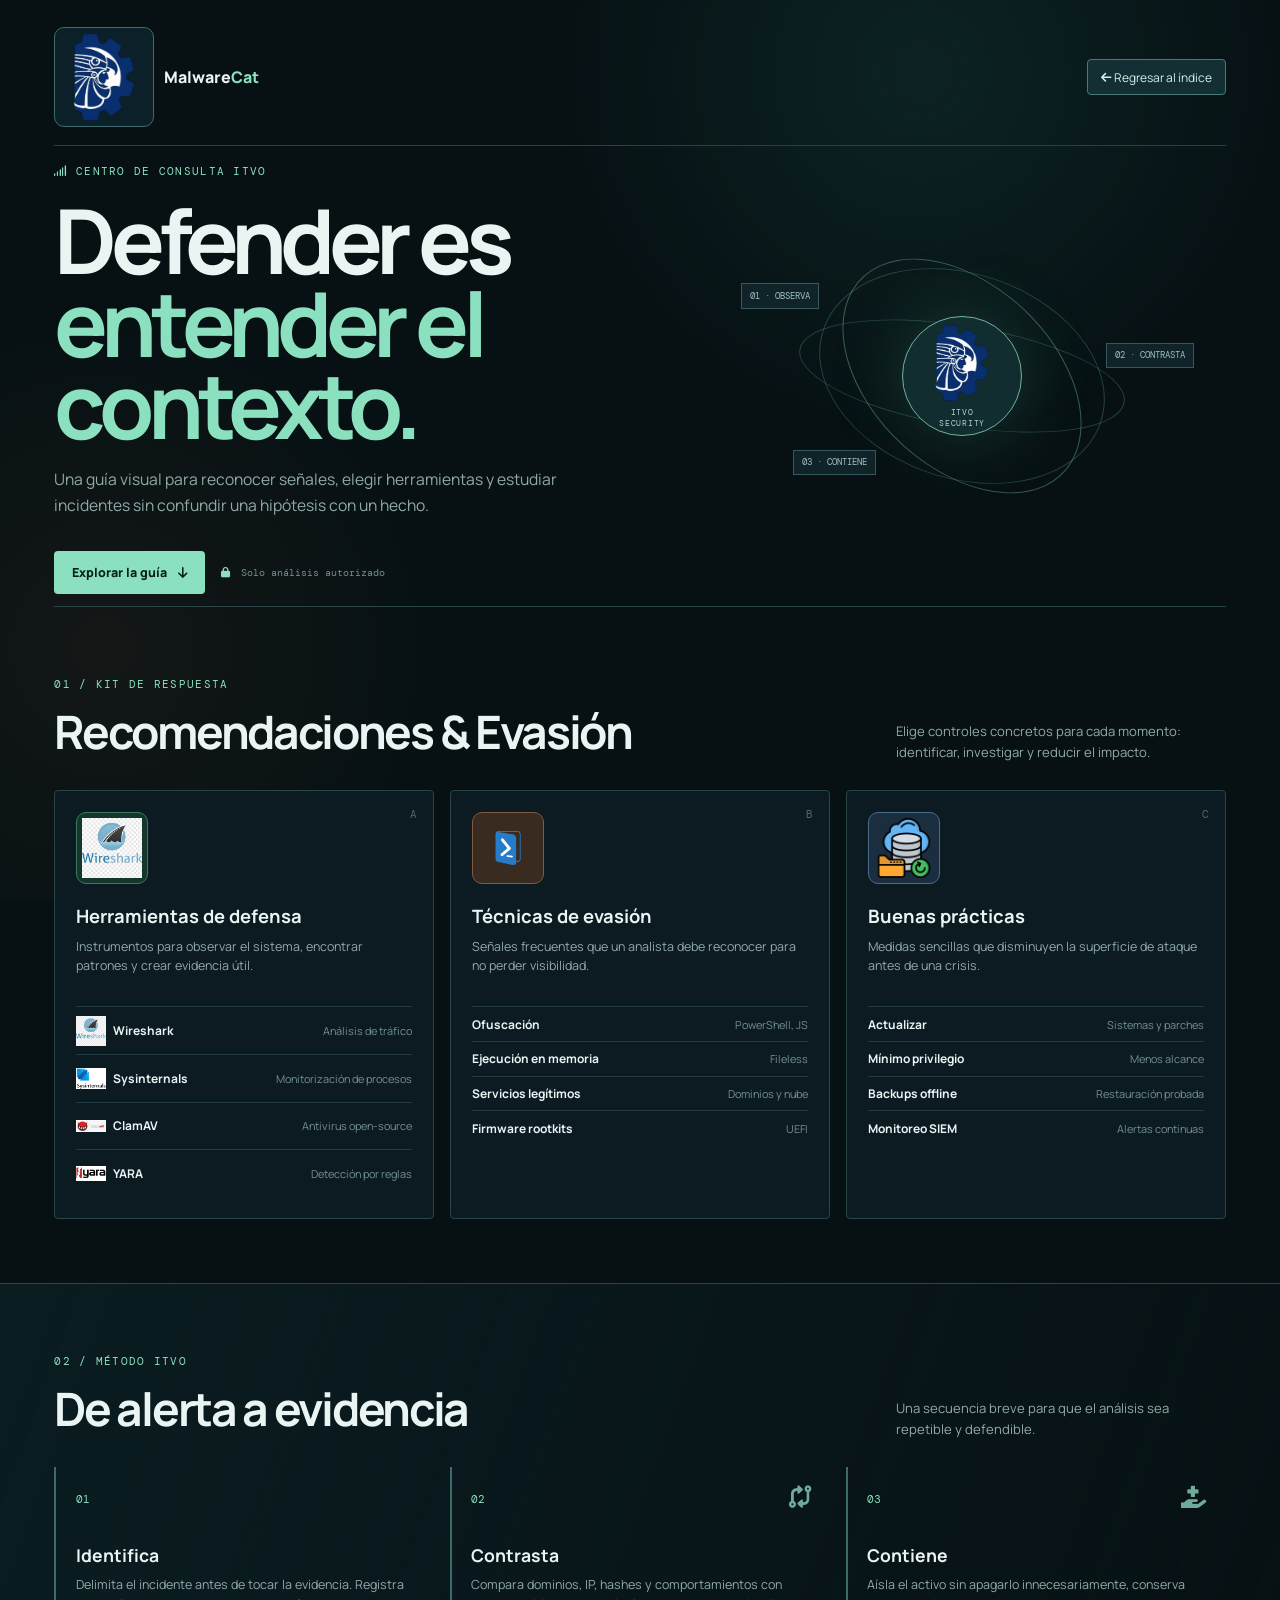
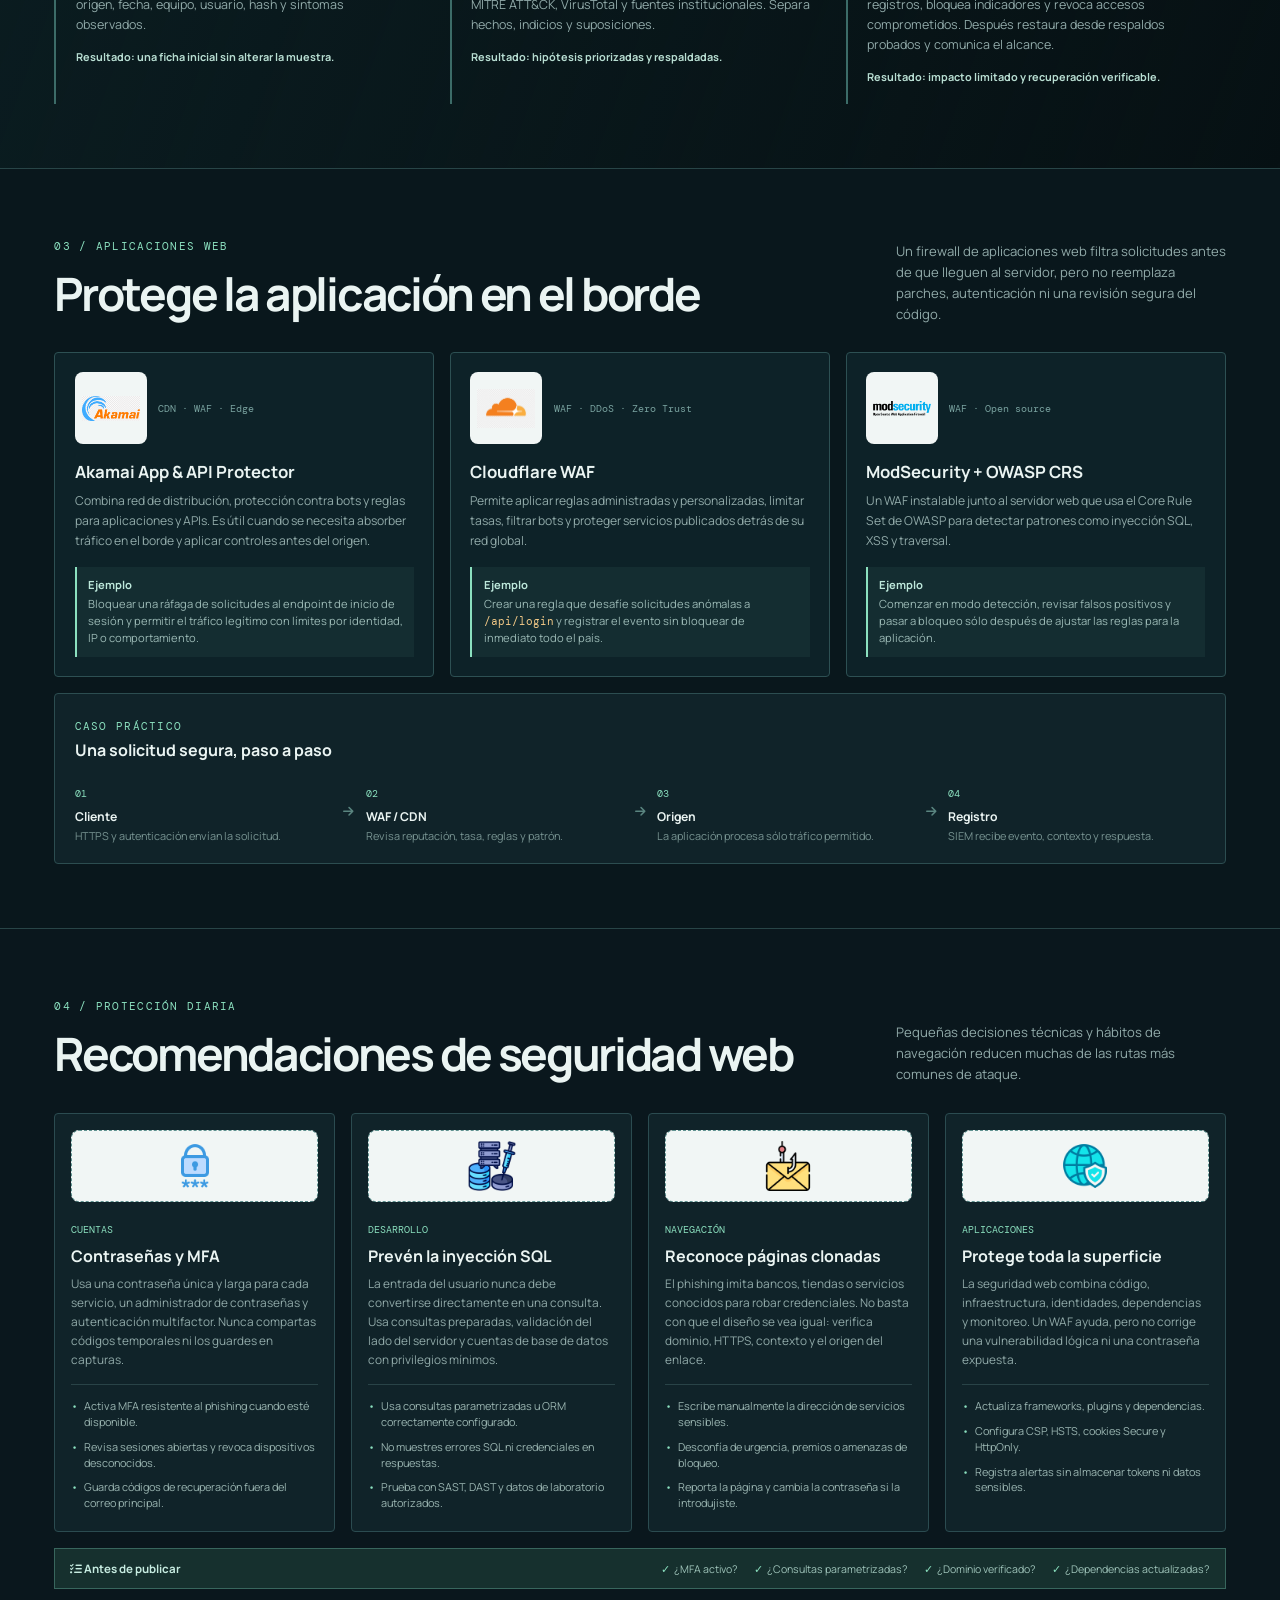
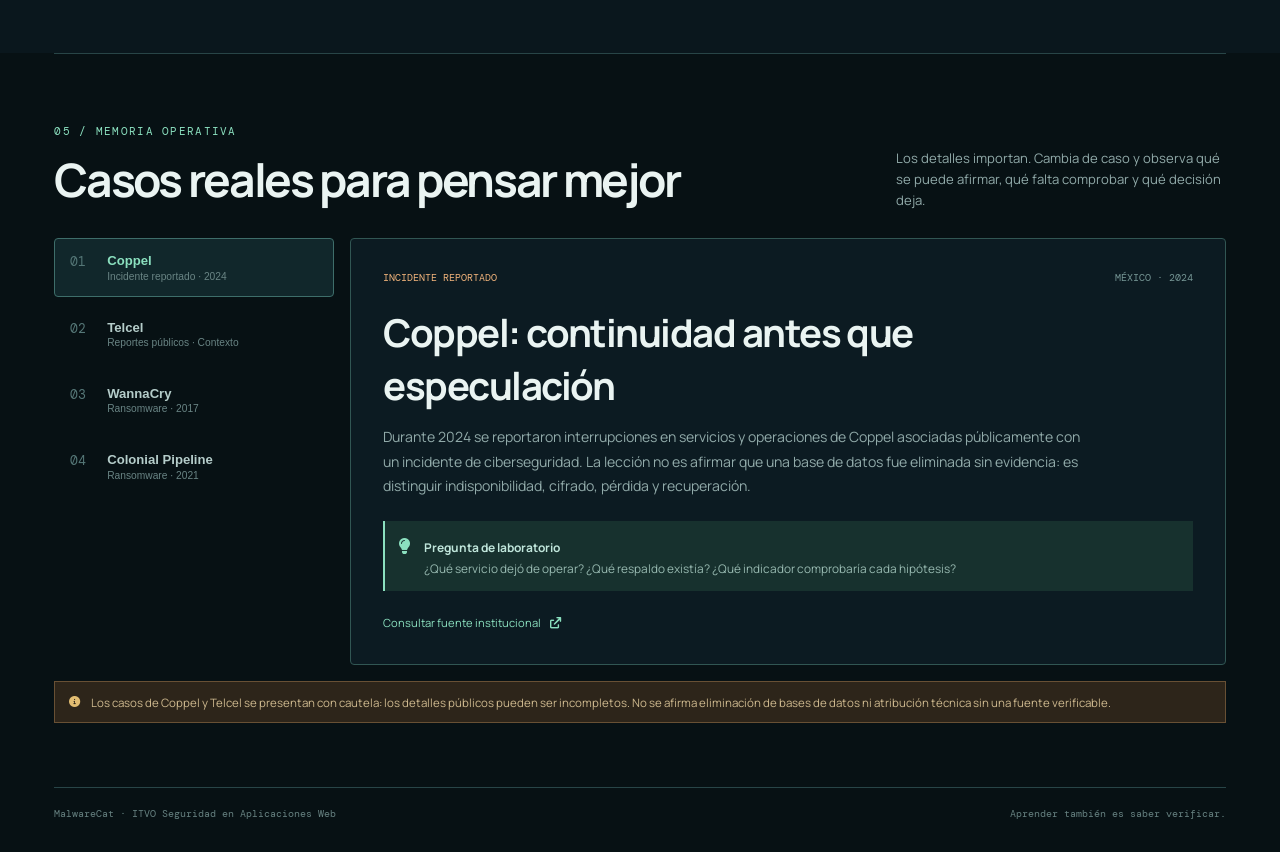
<file: Catalogo/ejemplos.html>
<!DOCTYPE html>
<html lang="es">

<head>
    <meta charset="UTF-8" />
    <meta name="viewport" content="width=device-width, initial-scale=1.0" />
    <meta name="description" content="Guía de defensa, evasión y casos de estudio de ciberseguridad de MalwareCat." />
    <title>Guía y casos · MalwareCat</title>
    <link rel="icon" type="image/png" href="images/hack.png" />
    <link rel="stylesheet" href="css/ejemplos.css" />
    <link rel="preconnect" href="https://fonts.googleapis.com" />
    <link rel="preconnect" href="https://fonts.gstatic.com" crossorigin />
    <link
        href="https://fonts.googleapis.com/css2?family=DM+Mono:wght@400;500&family=Manrope:wght@400;500;600;700;800&display=swap"
        rel="stylesheet" />
    <link rel="stylesheet" href="https://cdnjs.cloudflare.com/ajax/libs/font-awesome/6.0.0-beta3/css/all.min.css" />
</head>

<body>
    <main class="guia-app">
        <nav class="guia-nav" aria-label="Navegación principal">
            <a class="marca" href="index.html"><img src="images/logo.png"
                    alt="MalwareCat" /><span>Malware<span>Cat</span></span></a>
            <a class="volver boton-regreso" href="index.html"><i class="fas fa-arrow-left"></i> Regresar al índice</a>
        </nav>

        <header class="guia-hero">
            <div class="hero-copy">
                <span class="eyebrow"><i class="fas fa-signal"></i> Centro de consulta ITVO</span>
                <h1>Defender es<br /><em>entender el contexto.</em></h1>
                <p>Una guía visual para reconocer señales, elegir herramientas y estudiar incidentes sin confundir una
                    hipótesis con un hecho.</p>
                <div class="hero-actions"><a href="#defensa" class="accion-principal">Explorar la guía <i
                            class="fas fa-arrow-down"></i></a><span class="hero-note"><i class="fas fa-lock"></i> Solo
                        análisis autorizado</span></div>
            </div>
            <div class="hero-signal" aria-label="Resumen de la guía">
                <div class="signal-orbit"></div>
                <div class="signal-core"><img src="images/logo.png" alt="" /><span>ITVO<br />SECURITY</span></div>
                <div class="signal-tag tag-one">01 · OBSERVA</div>
                <div class="signal-tag tag-two">02 · CONTRASTA</div>
                <div class="signal-tag tag-three">03 · CONTIENE</div>
            </div>
        </header>

        <section class="section-block" id="defensa">
            <div class="section-heading">
                <div><span class="eyebrow">01 / Kit de respuesta</span>
                    <h2>Recomendaciones &amp; Evasión</h2>
                </div>
                <p>Elige controles concretos para cada momento: identificar, investigar y reducir el impacto.</p>
            </div>
            <div class="tool-grid">
                <article class="tool-card tool-card-main">
                    <div class="card-number">A</div>
                    <div class="tool-icon green"><img src="images/wire.webp" alt="Logo de Wireshark" /></div>
                    <h3>Herramientas de defensa</h3>
                    <p>Instrumentos para observar el sistema, encontrar patrones y crear evidencia útil.</p>
                    <ul>
                        <li><img class="tool-logo" src="images/wire.webp"
                                alt="" /><strong>Wireshark</strong><span>Análisis de tráfico</span></li>
                        <li><img class="tool-logo" src="images/sys.png"
                                alt="" /><strong>Sysinternals</strong><span>Monitorización de procesos</span></li>
                        <li><img class="tool-logo" src="images/clam.png" alt="" /><strong>ClamAV</strong><span>Antivirus
                                open-source</span></li>
                        <li><img class="tool-logo" src="images/yara.webp" alt="" /><strong>YARA</strong><span>Detección
                                por reglas</span></li>
                    </ul>
                </article>
                <article class="tool-card tool-card-main">
                    <div class="card-number">B</div>
                    <div class="tool-icon orange"><img src="images/power.png" alt="Logo de PowerShell" /></div>
                    <h3>Técnicas de evasión</h3>
                    <p>Señales frecuentes que un analista debe reconocer para no perder visibilidad.</p>
                    <ul>
                        <li><strong>Ofuscación</strong><span>PowerShell, JS</span></li>
                        <li><strong>Ejecución en memoria</strong><span>Fileless</span></li>
                        <li><strong>Servicios legítimos</strong><span>Dominios y nube</span></li>
                        <li><strong>Firmware rootkits</strong><span>UEFI</span></li>
                    </ul>
                </article>
                <article class="tool-card tool-card-main">
                    <div class="card-number">C</div>
                    <div class="tool-icon blue"><img src="images/back.png" alt="Icono de copias de seguridad" /></div>
                    <h3>Buenas prácticas</h3>
                    <p>Medidas sencillas que disminuyen la superficie de ataque antes de una crisis.</p>
                    <ul>
                        <li><strong>Actualizar</strong><span>Sistemas y parches</span></li>
                        <li><strong>Mínimo privilegio</strong><span>Menos alcance</span></li>
                        <li><strong>Backups offline</strong><span>Restauración probada</span></li>
                        <li><strong>Monitoreo SIEM</strong><span>Alertas continuas</span></li>
                    </ul>
                </article>
            </div>
        </section>

        <section class="section-block ruta-section">
            <div class="section-heading">
                <div><span class="eyebrow">02 / Método ITVO</span>
                    <h2>De alerta a evidencia</h2>
                </div>
                <p>Una secuencia breve para que el análisis sea repetible y defendible.</p>
            </div>
            <div class="ruta-grid">
                <article><span>01</span><i class="fas fa-magnifying-glass-chart"></i>
                    <h3>Identifica</h3>
                    <p>Delimita el incidente antes de tocar la evidencia. Registra origen, fecha, equipo, usuario, hash y
                        síntomas observados.</p>
                    <strong class="paso-resultado">Resultado: una ficha inicial sin alterar la muestra.</strong>
                </article>
                <article><span>02</span><i class="fas fa-code-compare"></i>
                    <h3>Contrasta</h3>
                    <p>Compara dominios, IP, hashes y comportamientos con MITRE ATT&amp;CK, VirusTotal y fuentes
                        institucionales. Separa hechos, indicios y suposiciones.</p>
                    <strong class="paso-resultado">Resultado: hipótesis priorizadas y respaldadas.</strong>
                </article>
                <article><span>03</span><i class="fas fa-hand-holding-medical"></i>
                    <h3>Contiene</h3>
                    <p>Aísla el activo sin apagarlo innecesariamente, conserva registros, bloquea indicadores y revoca
                        accesos comprometidos. Después restaura desde respaldos probados y comunica el alcance.</p>
                    <strong class="paso-resultado">Resultado: impacto limitado y recuperación verificable.</strong>
                </article>
            </div>
        </section>

        <section class="section-block web-section" id="seguridad-web">
            <div class="section-heading">
                <div><span class="eyebrow">03 / Aplicaciones web</span>
                    <h2>Protege la aplicación en el borde</h2>
                </div>
                <p>Un firewall de aplicaciones web filtra solicitudes antes de que lleguen al servidor, pero no
                    reemplaza parches, autenticación ni una revisión segura del código.</p>
            </div>
            <div class="web-grid">
                <article class="web-card">
                    <div class="web-card-head"><span class="web-logo-slot"><img src="images/akamai.png"
                                alt="Logo de Akamai" onerror="this.style.display='none'" /></span><span>CDN · WAF ·
                            Edge</span></div>
                    <h3>Akamai App &amp; API Protector</h3>
                    <p>Combina red de distribución, protección contra bots y reglas para aplicaciones y APIs. Es útil
                        cuando se necesita absorber tráfico en el borde y aplicar controles antes del origen.</p>
                    <div class="web-example"><strong>Ejemplo</strong><span>Bloquear una ráfaga de solicitudes al
                            endpoint de inicio de sesión y permitir el tráfico legítimo con límites por identidad, IP o
                            comportamiento.</span></div>
                </article>
                <article class="web-card">
                    <div class="web-card-head"><span class="web-logo-slot"><img src="images/cloud.png"
                                alt="Logo de Cloudflare" onerror="this.style.display='none'" /></span><span>WAF · DDoS ·
                            Zero Trust</span></div>
                    <h3>Cloudflare WAF</h3>
                    <p>Permite aplicar reglas administradas y personalizadas, limitar tasas, filtrar bots y proteger
                        servicios publicados detrás de su red global.</p>
                    <div class="web-example"><strong>Ejemplo</strong><span>Crear una regla que desafíe solicitudes
                            anómalas a <code>/api/login</code> y registrar el evento sin bloquear de inmediato todo el
                            país.</span></div>
                </article>
                <article class="web-card">
                    <div class="web-card-head"><span class="web-logo-slot"><img src="images/mod.png"
                                alt="Logo de ModSecurity" onerror="this.style.display='none'" /></span><span>WAF · Open
                            source</span></div>
                    <h3>ModSecurity + OWASP CRS</h3>
                    <p>Un WAF instalable junto al servidor web que usa el Core Rule Set de OWASP para detectar patrones
                        como inyección SQL, XSS y traversal.</p>
                    <div class="web-example"><strong>Ejemplo</strong><span>Comenzar en modo detección, revisar falsos
                            positivos y pasar a bloqueo sólo después de ajustar las reglas para la aplicación.</span>
                    </div>
                </article>
            </div>
            <div class="web-flow">
                <div class="flow-title"><span class="eyebrow">Caso práctico</span>
                    <h3>Una solicitud segura, paso a paso</h3>
                </div>
                <div class="flow-steps">
                    <div><span>01</span><strong>Cliente</strong>
                        <p>HTTPS y autenticación envían la solicitud.</p>
                    </div><i class="fas fa-arrow-right"></i>
                    <div><span>02</span><strong>WAF / CDN</strong>
                        <p>Revisa reputación, tasa, reglas y patrón.</p>
                    </div><i class="fas fa-arrow-right"></i>
                    <div><span>03</span><strong>Origen</strong>
                        <p>La aplicación procesa sólo tráfico permitido.</p>
                    </div><i class="fas fa-arrow-right"></i>
                    <div><span>04</span><strong>Registro</strong>
                        <p>SIEM recibe evento, contexto y respuesta.</p>
                    </div>
                </div>
            </div>
        </section>

        <section class="section-block recomendaciones-web" id="recomendaciones-web">
            <div class="section-heading">
                <div><span class="eyebrow">04 / Protección diaria</span>
                    <h2>Recomendaciones de seguridad web</h2>
                </div>
                <p>Pequeñas decisiones técnicas y hábitos de navegación reducen muchas de las rutas más comunes de
                    ataque.</p>
            </div>
            <div class="recomendacion-grid">
                <article class="recomendacion-card">
                    <div class="recomendacion-visual"><img src="images/pass.png" alt="Seguridad de contraseñas"
                            onerror="this.style.display='none'" /></div>
                    <span class="recomendacion-tag">Cuentas</span>
                    <h3>Contraseñas y MFA</h3>
                    <p>Usa una contraseña única y larga para cada servicio, un administrador de contraseñas y
                        autenticación multifactor. Nunca compartas códigos temporales ni los guardes en capturas.</p>
                    <ul>
                        <li>Activa MFA resistente al phishing cuando esté disponible.</li>
                        <li>Revisa sesiones abiertas y revoca dispositivos desconocidos.</li>
                        <li>Guarda códigos de recuperación fuera del correo principal.</li>
                    </ul>
                </article>
                <article class="recomendacion-card">
                    <div class="recomendacion-visual"><img src="images/inyec.png" alt="Prevención de inyección SQL"
                            onerror="this.style.display='none'" /></div>
                    <span class="recomendacion-tag">Desarrollo</span>
                    <h3>Prevén la inyección SQL</h3>
                    <p>La entrada del usuario nunca debe convertirse directamente en una consulta. Usa consultas
                        preparadas, validación del lado del servidor y cuentas de base de datos con privilegios mínimos.
                    </p>
                    <ul>
                        <li>Usa consultas parametrizadas u ORM correctamente configurado.</li>
                        <li>No muestres errores SQL ni credenciales en respuestas.</li>
                        <li>Prueba con SAST, DAST y datos de laboratorio autorizados.</li>
                    </ul>
                </article>
                <article class="recomendacion-card">
                    <div class="recomendacion-visual"><img src="images/pishin.png" alt="Detección de phishing"
                            onerror="this.style.display='none'" /></div>
                    <span class="recomendacion-tag">Navegación</span>
                    <h3>Reconoce páginas clonadas</h3>
                    <p>El phishing imita bancos, tiendas o servicios conocidos para robar credenciales. No basta con que
                        el diseño se vea igual: verifica dominio, HTTPS, contexto y el origen del enlace.</p>
                    <ul>
                        <li>Escribe manualmente la dirección de servicios sensibles.</li>
                        <li>Desconfía de urgencia, premios o amenazas de bloqueo.</li>
                        <li>Reporta la página y cambia la contraseña si la introdujiste.</li>
                    </ul>
                </article>
                <article class="recomendacion-card">
                    <div class="recomendacion-visual"><img src="images/securyty.png" alt="Seguridad de aplicaciones web"
                            onerror="this.style.display='none'" /></div>
                    <span class="recomendacion-tag">Aplicaciones</span>
                    <h3>Protege toda la superficie</h3>
                    <p>La seguridad web combina código, infraestructura, identidades, dependencias y monitoreo. Un WAF
                        ayuda, pero no corrige una vulnerabilidad lógica ni una contraseña expuesta.</p>
                    <ul>
                        <li>Actualiza frameworks, plugins y dependencias.</li>
                        <li>Configura CSP, HSTS, cookies Secure y HttpOnly.</li>
                        <li>Registra alertas sin almacenar tokens ni datos sensibles.</li>
                    </ul>
                </article>
            </div>
            <div class="seguridad-checklist"><strong><i class="fas fa-list-check"></i> Antes de
                    publicar</strong><span>¿MFA activo?</span><span>¿Consultas parametrizadas?</span><span>¿Dominio
                    verificado?</span><span>¿Dependencias actualizadas?</span></div>
        </section>

        <section class="section-block casos-section" id="casos">
            <div class="section-heading">
                <div><span class="eyebrow">05 / Memoria operativa</span>
                    <h2>Casos reales para pensar mejor</h2>
                </div>
                <p>Los detalles importan. Cambia de caso y observa qué se puede afirmar, qué falta comprobar y qué
                    decisión deja.</p>
            </div>
            <div class="casos-layout">
                <div class="casos-menu" role="tablist" aria-label="Casos de estudio"><button class="caso-boton activo"
                        type="button" data-caso="coppel" role="tab"
                        aria-selected="true"><span>01</span><strong>Coppel</strong><small>Incidente reportado ·
                            2024</small></button><button class="caso-boton" type="button" data-caso="telcel" role="tab"
                        aria-selected="false"><span>02</span><strong>Telcel</strong><small>Reportes públicos ·
                            Contexto</small></button><button class="caso-boton" type="button" data-caso="wannacry"
                        role="tab" aria-selected="false"><span>03</span><strong>WannaCry</strong><small>Ransomware ·
                            2017</small></button><button class="caso-boton" type="button" data-caso="colonial"
                        role="tab" aria-selected="false"><span>04</span><strong>Colonial
                            Pipeline</strong><small>Ransomware · 2021</small></button></div>
                <article class="caso-panel" id="casoPanel" aria-live="polite">
                    <div class="caso-meta"><span id="casoTipo">Incidente reportado</span><span id="casoFecha">México ·
                            2024</span></div>
                    <h3 id="casoTitulo">Coppel: continuidad antes que especulación</h3>
                    <p id="casoTexto">Durante 2024 se reportaron interrupciones en servicios y operaciones de Coppel
                        asociadas públicamente con un incidente de ciberseguridad. La lección no es afirmar que una base
                        de datos fue eliminada sin evidencia: es distinguir indisponibilidad, cifrado, pérdida y
                        recuperación.</p>
                    <div class="caso-leccion"><i class="fas fa-lightbulb"></i>
                        <div><strong>Pregunta de laboratorio</strong>
                            <p id="casoLeccion">¿Qué servicio dejó de operar? ¿Qué respaldo existía? ¿Qué indicador
                                comprobaría cada hipótesis?</p>
                        </div>
                    </div><a id="casoFuente" class="fuente-link" href="https://www.coppel.com/" target="_blank"
                        rel="noopener noreferrer">Consultar fuente institucional <i
                            class="fas fa-arrow-up-right-from-square"></i></a>
                </article>
            </div>
            <div class="disclaimer"><i class="fas fa-circle-info"></i><span>Los casos de Coppel y Telcel se presentan
                    con cautela: los detalles públicos pueden ser incompletos. No se afirma eliminación de bases de
                    datos ni atribución técnica sin una fuente verificable.</span></div>
        </section>

        <footer class="guia-footer"><span>MalwareCat · ITVO Seguridad en Aplicaciones Web</span><span>Aprender también
                es saber verificar.</span></footer>
    </main>
    <script src="js/ejemplos.js"></script>
</body>

</html>
</file>
<file: Catalogo/css/ejemplos.css>
* {
    box-sizing: border-box;
    margin: 0;
    padding: 0;
}

:root {
    --ink: #eaf4f2;
    --muted: #91aaa9;
    --line: #284547;
    --panel: #0c1b22;
    --panel-light: #11262c;
    --green: #8be0bf;
    --orange: #f1b37b;
    --blue: #9fc8f2;
}

body {
    background: #071114;
    color: var(--ink);
    font-family: 'Manrope', sans-serif;
    min-height: 100vh;
}

body::before {
    background: radial-gradient(circle at 72% 8%, #1e555044, transparent 30%), radial-gradient(circle at 8% 72%, #7c4a2b1c, transparent 26%);
    content: '';
    inset: 0;
    pointer-events: none;
    position: fixed;
}

.guia-app {
    margin: auto;
    max-width: 1400px;
    padding: 1.3rem 3.4rem 2rem;
    position: relative;
}

.guia-nav {
    align-items: center;
    border-bottom: 1px solid #294146;
    display: flex;
    justify-content: space-between;
    padding: .4rem 0 1.1rem;
}

.marca,
.volver,
.accion-principal,
.fuente-link {
    text-decoration: none;
}

.marca {
    align-items: center;
    color: var(--ink);
    display: flex;
    font-size: 1rem;
    font-weight: 800;
    gap: .6rem;
}

.marca img {
    background: #0b2028;
    border: 1px solid #3e6b6b;
    border-radius: 10px;
    height: 100px;
    object-fit: contain;
    padding: 3px;
    width: 100px;
}

.marca span span {
    color: var(--green);
}

.volver {
    color: var(--muted);
    font-size: .75rem;
    transition: color .2s;
}

.boton-regreso {
    background: #142f34;
    border: 1px solid #477b78;
    border-radius: 4px;
    color: #d6efeb;
    padding: .55rem .8rem;
}

.volver:hover,
.fuente-link:hover {
    color: var(--green);
}

.boton-regreso:hover {
    background: #214b4d;
    border-color: #82cdbb;
}

.guia-hero {
    align-items: center;
    display: grid;
    grid-template-columns: 1.1fr .9fr;
    min-height: 460px;
}

.hero-copy {
    max-width: 650px;
}

.eyebrow {
    color: var(--green);
    font-family: 'DM Mono', monospace;
    font-size: .67rem;
    letter-spacing: .12em;
    text-transform: uppercase;
}

.guia-hero h1 {
    font-size: clamp(3rem, 7vw, 6.8rem);
    letter-spacing: -.07em;
    line-height: .92;
    margin: 1.2rem 0;
}

.guia-hero h1 em {
    color: var(--green);
    font-style: normal;
}

.guia-hero p {
    color: var(--muted);
    font-size: .98rem;
    line-height: 1.7;
    max-width: 510px;
}

.hero-actions {
    align-items: center;
    display: flex;
    flex-wrap: wrap;
    gap: 1rem;
    margin-top: 2rem;
}

.accion-principal {
    background: var(--green);
    border-radius: 4px;
    color: #082019;
    font-size: .78rem;
    font-weight: 800;
    padding: .8rem 1.1rem;
}

.accion-principal i {
    margin-left: .5rem;
}

.hero-note {
    color: #769090;
    font-family: 'DM Mono', monospace;
    font-size: .65rem;
}

.hero-note i {
    color: var(--green);
    margin-right: .35rem;
}

.hero-signal {
    align-items: center;
    display: flex;
    height: 330px;
    justify-content: center;
    position: relative;
}

.signal-orbit {
    border: 1px solid #75c6ab66;
    border-radius: 50%;
    height: 270px;
    position: absolute;
    transform: rotate(-25deg) skewX(12deg);
    width: 190px;
}

.signal-orbit::before,
.signal-orbit::after {
    border: 1px solid #75c6ab40;
    border-radius: 50%;
    content: '';
    inset: 20px -38px;
    position: absolute;
    transform: rotate(52deg);
}

.signal-orbit::after {
    inset: -15px 38px;
    transform: rotate(-52deg);
}

.signal-core {
    align-items: center;
    background: #122d30;
    border: 1px solid #6eb39c;
    border-radius: 50%;
    box-shadow: 0 0 70px #4eac8740;
    display: flex;
    flex-direction: column;
    height: 120px;
    justify-content: center;
    position: relative;
    width: 120px;
}

.signal-core img {
    height: 80px;
    object-fit: contain;
    width: 80px;
}

.signal-core span {
    color: #b4d5cb;
    font-family: 'DM Mono', monospace;
    font-size: .48rem;
    letter-spacing: .1em;
    line-height: 1.4;
    margin-top: .25rem;
    text-align: center;
}

.signal-tag {
    background: #102329;
    border: 1px solid #35585a;
    color: #9fc1bd;
    font-family: 'DM Mono', monospace;
    font-size: .55rem;
    padding: .35rem .5rem;
    position: absolute;
}

.tag-one {
    left: 8%;
    top: 22%;
}

.tag-two {
    right: 6%;
    top: 40%;
}

.tag-three {
    bottom: 20%;
    left: 18%;
}

.section-block {
    border-top: 1px solid var(--line);
    padding: 4rem 0;
}

.section-heading {
    align-items: end;
    display: flex;
    gap: 2rem;
    justify-content: space-between;
    margin-bottom: 1.7rem;
}

.section-heading h2 {
    font-size: clamp(1.8rem, 3.6vw, 3.2rem);
    letter-spacing: -.05em;
    margin-top: .45rem;
}

.section-heading>p {
    color: var(--muted);
    font-size: .82rem;
    line-height: 1.6;
    max-width: 330px;
}

.tool-grid {
    display: grid;
    gap: 1rem;
    grid-template-columns: repeat(3, 1fr);
}

.tool-card {
    background: var(--panel);
    border: 1px solid var(--line);
    border-radius: 4px;
    min-height: 350px;
    padding: 1.3rem;
    position: relative;
    transition: transform .25s, border-color .25s;
}

.tool-card:hover {
    border-color: #5a8880;
    transform: translateY(-5px);
}

.card-number {
    color: #496b6e;
    font-family: 'DM Mono', monospace;
    font-size: .7rem;
    position: absolute;
    right: 1rem;
    top: 1rem;
}

.tool-icon {
    align-items: center;
    border: 1px solid;
    border-radius: 10px;
    display: flex;
    font-size: 1.2rem;
    height: 72px;
    justify-content: center;
    margin-bottom: 1.2rem;
    overflow: hidden;
    padding: 5px;
    width: 72px;
}

.tool-icon img {
    height: 100%;
    object-fit: contain;
    width: 100%;
}

.tool-icon.green {
    background: #15362d;
    border-color: #3b7864;
    color: var(--green);
}

.tool-icon.orange {
    background: #392b20;
    border-color: #7f5a3d;
    color: var(--orange);
}

.tool-icon.blue {
    background: #1b2e40;
    border-color: #496c8a;
    color: var(--blue);
}

.tool-card h3 {
    font-size: 1.15rem;
    margin-bottom: .5rem;
}

.tool-card>p {
    color: var(--muted);
    font-size: .78rem;
    line-height: 1.55;
    min-height: 50px;
}

.tool-card ul {
    list-style: none;
    margin-top: 1.2rem;
}

.tool-card li {
    align-items: center;
    border-top: 1px solid #233c40;
    display: flex;
    font-size: .75rem;
    gap: .45rem;
    padding: .52rem 0;
}

.tool-card li strong {
    margin-right: auto;
}

.tool-card li span {
    color: #73908f;
    font-size: .68rem;
    text-align: right;
}

.tool-logo {
    height: 30px;
    object-fit: contain;
    width: 30px;
}

.ruta-section {
    background: linear-gradient(110deg, #0b1d21, transparent);
    margin-left: -3.4rem;
    margin-right: -3.4rem;
    padding-left: 3.4rem;
    padding-right: 3.4rem;
}

.ruta-grid {
    display: grid;
    gap: 1rem;
    grid-template-columns: repeat(3, 1fr);
}

.ruta-grid article {
    border-left: 2px solid #3c6c68;
    padding: 1.2rem;
    position: relative;
}

.ruta-grid article>span {
    color: var(--green);
    font-family: 'DM Mono', monospace;
    font-size: .7rem;
}

.ruta-grid article i {
    color: #70aa9c;
    font-size: 1.4rem;
    position: absolute;
    right: 1.2rem;
    top: 1.2rem;
}

.ruta-grid h3 {
    font-size: 1.1rem;
    margin: 2.2rem 0 .5rem;
}

.ruta-grid p {
    color: var(--muted);
    font-size: .78rem;
    line-height: 1.6;
}

.paso-resultado {
    color: #b8ded2;
    display: block;
    font-size: .68rem;
    line-height: 1.45;
    margin-top: .85rem;
}

.web-section {
    background: #09171c;
    margin-left: -3.4rem;
    margin-right: -3.4rem;
    padding-left: 3.4rem;
    padding-right: 3.4rem;
}

.web-grid {
    display: grid;
    gap: 1rem;
    grid-template-columns: repeat(3, 1fr);
}

.web-card {
    background: #0d2228;
    border: 1px solid #2d5053;
    border-radius: 4px;
    padding: 1.2rem;
    transition: .25s ease;
}

.web-card:hover {
    border-color: #6aa99a;
    transform: translateY(-4px);
}

.web-card-head {
    align-items: center;
    display: flex;
    gap: .7rem;
}

.web-logo-slot {
    align-items: center;
    background: #f1f6f5;
    border-radius: 8px;
    display: flex;
    height: 72px;
    justify-content: center;
    padding: 7px;
    width: 72px;
}

.web-logo-slot img {
    height: 100%;
    object-fit: contain;
    width: 100%;
}

.web-card-head span {
    color: #79a29f;
    font-family: 'DM Mono', monospace;
    font-size: .62rem;
}

.web-card h3 {
    font-size: 1.05rem;
    margin: 1rem 0 .45rem;
}

.web-card>p {
    color: var(--muted);
    font-size: .76rem;
    line-height: 1.65;
}

.web-example {
    background: #142d31;
    border-left: 2px solid var(--green);
    display: flex;
    flex-direction: column;
    gap: .25rem;
    margin-top: 1rem;
    padding: .65rem .7rem;
}

.web-example strong {
    color: #bde8db;
    font-size: .7rem;
}

.web-example span {
    color: #9bb9b5;
    font-size: .7rem;
    line-height: 1.5;
}

.web-example code {
    color: #f1c886;
    font-family: 'DM Mono', monospace;
}

.imagen-link {
    color: var(--green);
    display: inline-block;
    font-size: .68rem;
    margin-top: 1rem;
    text-decoration: none;
}

.imagen-link:hover {
    color: #e0fff6;
}

.imagen-link i {
    margin-right: .35rem;
}

.web-flow {
    background: #102329;
    border: 1px solid #2c4d50;
    border-radius: 4px;
    margin-top: 1rem;
    padding: 1.2rem;
}

.flow-title h3 {
    font-size: 1rem;
    margin-top: .25rem;
}

.flow-steps {
    align-items: center;
    display: grid;
    gap: .7rem;
    grid-template-columns: 1fr auto 1fr auto 1fr auto 1fr;
    margin-top: 1.2rem;
}

.flow-steps>div {
    min-width: 0;
}

.flow-steps>div span {
    color: var(--green);
    font-family: 'DM Mono', monospace;
    font-size: .65rem;
}

.flow-steps strong {
    display: block;
    font-size: .76rem;
    margin: .35rem 0 .2rem;
}

.flow-steps p {
    color: #789492;
    font-size: .68rem;
    line-height: 1.45;
}

.flow-steps>i {
    color: #5a8580;
    font-size: .75rem;
}

.web-links {
    align-items: center;
    display: flex;
    flex-wrap: wrap;
    gap: .8rem;
    margin-top: 1rem;
}

.web-links span,
.web-links a {
    color: #779693;
    font-size: .67rem;
}

.web-links a {
    color: var(--green);
    text-decoration: none;
}

.web-links a:hover {
    text-decoration: underline;
}

.web-links i {
    color: #d9bb77;
    margin-right: .3rem;
}

.recomendaciones-web {
    background: #0a171d;
    margin-left: -3.4rem;
    margin-right: -3.4rem;
    padding-left: 3.4rem;
    padding-right: 3.4rem;
}

.recomendacion-grid {
    display: grid;
    gap: 1rem;
    grid-template-columns: repeat(4, 1fr);
}

.recomendacion-card {
    background: #102329;
    border: 1px solid #2b4b50;
    border-radius: 4px;
    padding: 1rem;
    transition: .25s ease;
}

.recomendacion-card:hover {
    border-color: #6aa99a;
    transform: translateY(-4px);
}

.recomendacion-visual {
    align-items: center;
    background: #f1f6f5;
    border: 1px dashed #5f9290;
    border-radius: 8px;
    display: flex;
    height: 72px;
    justify-content: center;
    margin-bottom: .9rem;
    overflow: hidden;
    width: 100%;
}

.recomendacion-visual img {
    height: 100%;
    object-fit: contain;
    padding: 10px;
    width: 100%;
}

.recomendacion-tag {
    color: var(--green);
    font-family: 'DM Mono', monospace;
    font-size: .62rem;
    text-transform: uppercase;
}

.recomendacion-card h3 {
    font-size: 1rem;
    margin: .45rem 0 .5rem;
}

.recomendacion-card>p {
    color: var(--muted);
    font-size: .74rem;
    line-height: 1.6;
}

.recomendacion-card ul {
    border-top: 1px solid #294347;
    list-style: none;
    margin-top: .9rem;
    padding-top: .55rem;
}

.recomendacion-card li {
    color: #9ab5b1;
    font-size: .68rem;
    line-height: 1.45;
    padding: .28rem 0 .28rem .8rem;
    position: relative;
}

.recomendacion-card li::before {
    color: var(--green);
    content: '•';
    left: 0;
    position: absolute;
}

.ruta-imagen {
    color: #d4b878;
    display: block;
    font-family: 'DM Mono', monospace;
    font-size: .58rem;
    line-height: 1.45;
    margin-top: .8rem;
}

.ruta-imagen i {
    margin-right: .25rem;
}

.seguridad-checklist {
    align-items: center;
    background: #16302e;
    border: 1px solid #38665d;
    display: flex;
    flex-wrap: wrap;
    gap: .6rem 1rem;
    margin-top: 1rem;
    padding: .75rem .9rem;
}

.seguridad-checklist strong {
    color: #c6ebe0;
    font-size: .72rem;
    margin-right: auto;
}

.seguridad-checklist span {
    color: #9fc4ba;
    font-size: .66rem;
}

.seguridad-checklist span::before {
    color: var(--green);
    content: '✓';
    margin-right: .25rem;
}

.casos-layout {
    display: grid;
    gap: 1rem;
    grid-template-columns: 280px 1fr;
}

.casos-menu {
    display: flex;
    flex-direction: column;
    gap: .45rem;
}

.caso-boton {
    background: transparent;
    border: 1px solid transparent;
    border-radius: 4px;
    color: var(--muted);
    cursor: pointer;
    display: grid;
    gap: .15rem;
    grid-template-columns: 35px 1fr;
    padding: .9rem;
    text-align: left;
    transition: .2s;
}

.caso-boton span {
    color: #557777;
    font-family: 'DM Mono', monospace;
    grid-row: span 2;
}

.caso-boton strong {
    color: #b5cdca;
    font-size: .82rem;
}

.caso-boton small {
    color: #698484;
    font-size: .64rem;
}

.caso-boton:hover,
.caso-boton.activo {
    background: #11272b;
    border-color: #3e6e6a;
}

.caso-boton.activo strong {
    color: var(--green);
}

.caso-panel {
    background: var(--panel);
    border: 1px solid #315653;
    border-radius: 4px;
    padding: 2rem;
}

.caso-meta {
    display: flex;
    gap: .6rem;
    justify-content: space-between;
}

.caso-meta span {
    color: var(--orange);
    font-family: 'DM Mono', monospace;
    font-size: .65rem;
    text-transform: uppercase;
}

.caso-meta span+span {
    color: #759594;
}

.caso-panel h3 {
    font-size: clamp(1.5rem, 3vw, 2.4rem);
    letter-spacing: -.04em;
    margin: 1.4rem 0 .8rem;
    max-width: 650px;
}

.caso-panel>p {
    color: var(--muted);
    font-size: .88rem;
    line-height: 1.75;
    max-width: 700px;
}

.caso-leccion {
    align-items: flex-start;
    background: #17312e;
    border-left: 2px solid var(--green);
    display: flex;
    gap: .8rem;
    margin-top: 1.4rem;
    padding: .85rem;
}

.caso-leccion i {
    color: var(--green);
    margin-top: .2rem;
}

.caso-leccion strong {
    color: #c0e6db;
    font-size: .75rem;
}

.caso-leccion p {
    color: #98bab1;
    font-size: .74rem;
    line-height: 1.5;
    margin-top: .2rem;
}

.fuente-link {
    color: var(--green);
    display: inline-block;
    font-size: .7rem;
    margin-top: 1.5rem;
}

.fuente-link i {
    margin-left: .4rem;
}

.disclaimer {
    align-items: center;
    background: #2d251a;
    border: 1px solid #685034;
    color: #cdb88e;
    display: flex;
    font-size: .72rem;
    gap: .65rem;
    line-height: 1.5;
    margin-top: 1rem;
    padding: .7rem .85rem;
}

.disclaimer i {
    color: #e2bd72;
}

.guia-footer {
    border-top: 1px solid var(--line);
    color: #668180;
    display: flex;
    font-family: 'DM Mono', monospace;
    font-size: .62rem;
    justify-content: space-between;
    padding-top: 1.2rem;
}

@media (max-width: 820px) {
    .guia-app {
        padding: 1rem 1.2rem;
    }

    .guia-hero {
        grid-template-columns: 1fr;
        min-height: auto;
        padding: 4rem 0;
    }

    .hero-signal {
        height: 260px;
    }

    .tool-grid,
    .ruta-grid,
    .web-grid {
        grid-template-columns: 1fr;
    }

    .tool-card {
        min-height: auto;
    }

    .ruta-section {
        margin-left: -1.2rem;
        margin-right: -1.2rem;
        padding-left: 1.2rem;
        padding-right: 1.2rem;
    }

    .web-section {
        margin-left: -1.2rem;
        margin-right: -1.2rem;
        padding-left: 1.2rem;
        padding-right: 1.2rem;
    }

    .recomendaciones-web {
        margin-left: -1.2rem;
        margin-right: -1.2rem;
        padding-left: 1.2rem;
        padding-right: 1.2rem;
    }

    .recomendacion-grid {
        grid-template-columns: repeat(2, 1fr);
    }

    .flow-steps {
        align-items: stretch;
        grid-template-columns: 1fr;
    }

    .flow-steps>i {
        display: none;
    }

    .casos-layout {
        grid-template-columns: 1fr;
    }

    .casos-menu {
        display: grid;
        grid-template-columns: repeat(2, 1fr);
    }

    .section-heading {
        align-items: flex-start;
        flex-direction: column;
        gap: .7rem;
    }
}

@media (max-width: 500px) {
    .guia-hero h1 {
        font-size: 3.2rem;
    }

    .guia-nav {
        align-items: flex-start;
        flex-direction: column;
        gap: .8rem;
    }

    .casos-menu {
        grid-template-columns: 1fr;
    }

    .recomendacion-grid {
        grid-template-columns: 1fr;
    }

    .caso-panel {
        padding: 1.2rem;
    }

    .guia-footer {
        flex-direction: column;
        gap: .5rem;
    }
}
</file>
